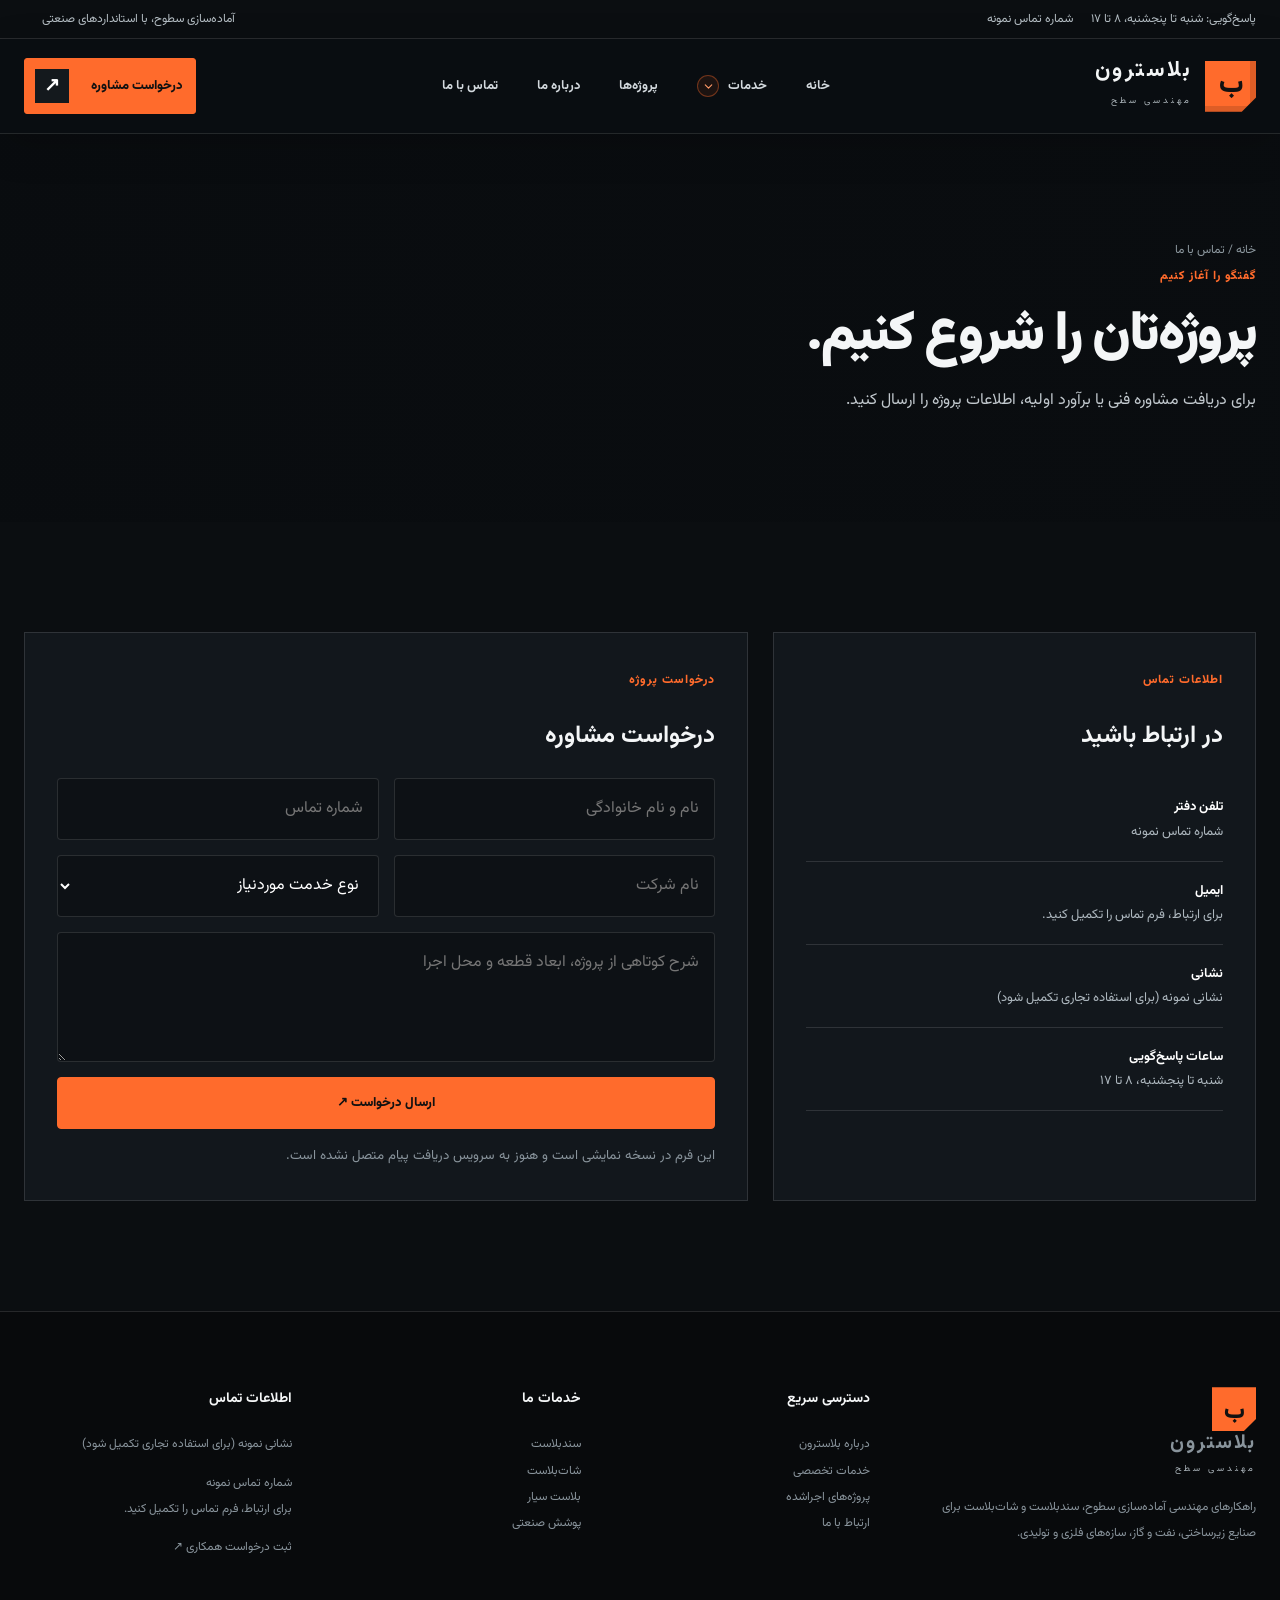
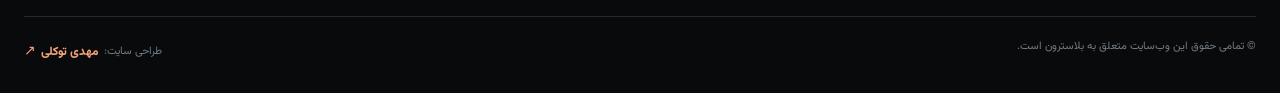
<file: contact.html>
<!doctype html><html lang="fa" dir="rtl"><head><meta charset="utf-8"><meta name="viewport" content="width=device-width,initial-scale=1"><meta name="description" content="خدمات تخصصی سندبلاست، شات‌بلاست و آماده‌سازی سطوح صنعتی"><title>تماس با ما | بلاسترون</title><link rel="icon" href="assets/favicon.svg" type="image/svg+xml"><link rel="stylesheet" href="assets/style.css"></head><body>
<div class="topline"><div class="container"><div><span>پاسخ‌گویی: شنبه تا پنجشنبه، ۸ تا ۱۷</span><span>شماره تماس نمونه</span></div><span>آماده‌سازی سطوح، با استانداردهای صنعتی</span></div></div>
<header class="header premium-header"><div class="container nav">
<a class="brand" href="index.html" aria-label="بلاسترون، صفحه اصلی"><span class="brand-mark">ب</span><span><strong>بلاسترون</strong><small>مهندسی سطح</small></span></a>
<nav class="navlinks" aria-label="ناوبری اصلی">
<a class="nav-link" href="index.html">خانه</a>
<div class="navitem mega-parent"><a class="nav-link mega-trigger" href="services.html" aria-haspopup="true" aria-expanded="false">خدمات <span class="chevron" aria-hidden="true"><svg viewBox="0 0 24 24" aria-hidden="true" focusable="false"><path d="m6 9 6 6 6-6"/></svg></span></a>
<div class="mega premium-mega">
<div class="mega-head"><span>بلاسترون / حوزه‌های تخصصی</span><strong>راهکارهای مهندسی سطح</strong><a href="services.html">مشاهده همه خدمات ↗</a></div>
<div class="mega-body">
<a class="mega-visual" href="sandblasting.html"><span class="mega-visual-kicker">خدمت منتخب / ۰۱</span><strong>آماده‌سازی سطوح<br>در مقیاس صنعتی</strong><span class="mega-visual-bottom">کشف خدمات سندبلاست <b>↗</b></span></a>
<div class="mega-links"><span class="mega-col-label">فرآیندهای اصلی</span><a href="sandblasting.html"><span class="mega-icon" aria-hidden="true"><svg viewBox="0 0 24 24" aria-hidden="true" focusable="false"><path d="M3 8h7l3 3-3 3H6"/><path d="m13 11 3-3 3 3-3 3"/><path d="M19 11h2"/><path d="M17 5.5 18 4m1 5 2-1m-3 7 2 1"/><circle cx="4" cy="17" r="1"/><circle cx="8" cy="19" r=".8"/></svg></span><span><b>سندبلاست صنعتی</b><small>پاک‌سازی، زنگ‌زدایی و آماده‌سازی سطح</small></span><i>↗</i></a><a href="shotblasting.html"><span class="mega-icon" aria-hidden="true"><svg viewBox="0 0 24 24" aria-hidden="true" focusable="false"><circle cx="12" cy="12" r="7.5"/><circle cx="12" cy="12" r="2.5"/><path d="M12 2v2m0 16v2M2 12h2m16 0h2M5 5l1.5 1.5m11 11L19 19m0-14-1.5 1.5m-11 11L5 19"/><circle cx="12" cy="4.5" r=".7"/><circle cx="19.5" cy="12" r=".7"/></svg></span><span><b>شات‌بلاست</b><small>پرداخت و آماده‌سازی قطعات فلزی</small></span><i>↗</i></a><a href="mobile-blasting.html"><span class="mega-icon" aria-hidden="true"><svg viewBox="0 0 24 24" aria-hidden="true" focusable="false"><path d="M3 7h11v10H3zM14 10h4l3 3v4h-7z"/><circle cx="7" cy="18" r="1.8"/><circle cx="18" cy="18" r="1.8"/><path d="M5 4h8m-2-2 2 2-2 2M17 6l2-2m-2 0h2v2"/></svg></span><span><b>بلاست در محل پروژه</b><small>اجرای عملیات در سایت کارفرما</small></span><i>↗</i></a></div>
<div class="mega-side"><span class="mega-col-label">راهکارهای تکمیلی</span><a href="services.html#prep">آماده‌سازی سطح <span>↗</span></a><a href="services.html#paint">رنگ و پوشش صنعتی <span>↗</span></a><a href="services.html#inspection">بازرسی و کنترل کیفیت <span>↗</span></a><div class="mega-side-note"><span>مهندسی برای ماندگاری</span><p>از بررسی اولیه تا کنترل کیفیت نهایی، در کنار پروژه شما.</p></div></div>
</div>
<div class="mega-foot"><span><span class="live-dot"></span> راهکارهایی برای صنعت</span><a href="projects.html">نمونه پروژه‌ها را ببینید <b>↗</b></a></div>
</div></div>
<a class="nav-link" href="projects.html">پروژه‌ها</a><a class="nav-link" href="about.html">درباره ما</a><a class="nav-link" href="contact.html">تماس با ما</a>
</nav>
<a class="btn nav-cta" href="contact.html"><span>درخواست مشاوره</span><span class="cta-arrow">↗</span></a>
<a class="btn mobile-quote" style="display:none" href="contact.html">استعلام قیمت ↗</a><button class="hamb" type="button" aria-label="باز کردن منو" aria-expanded="false" aria-controls="mobile-navigation"><span class="hamb-lines" aria-hidden="true"><i></i><i></i><i></i></span></button>
</div><div class="mobile-panel" id="mobile-navigation" role="navigation" aria-label="منوی اصلی موبایل">
<div class="mobile-panel-head"><div><span class="mobile-panel-kicker">بلاسترون / فهرست</span><strong>مسیر دسترسی شما</strong></div><span class="mobile-panel-status"><i></i> مهندسی سطح</span></div>
<a class="mobile-panel-feature" href="services.html"><span>راهکارهای صنعتی آماده‌سازی سطح</span><strong>آماده‌سازی حرفه‌ای<br>برای دوام بیشتر</strong><b>مشاهده خدمات <i>↗</i></b></a>
<nav class="mobile-nav-list" aria-label="صفحات سایت">
<a class="mobile-nav-link" href="index.html"><span class="mobile-nav-number">۰۱</span><span class="mobile-nav-title">صفحه اصلی</span><b>↗</b></a>
<details class="mobile-nav-group"><summary><span class="mobile-nav-number">۰۲</span><span class="mobile-nav-title">خدمات تخصصی</span><b class="mobile-nav-plus" aria-hidden="true"><svg viewBox="0 0 24 24" aria-hidden="true" focusable="false"><path d="m6 9 6 6 6-6"/></svg></b></summary><div class="mobile-sub-links"><a href="sandblasting.html"><span>سندبلاست صنعتی</span><small>پاک‌سازی و آماده‌سازی سطح</small></a><a href="shotblasting.html"><span>شات‌بلاست</span><small>پرداخت و تمیزکاری قطعات فلزی</small></a><a href="mobile-blasting.html"><span>بلاست در محل پروژه</span><small>اجرای عملیات در سایت کارفرما</small></a><a href="services.html#paint"><span>رنگ و پوشش صنعتی</span><small>محافظت از سطوح آماده‌شده</small></a></div></details>
<a class="mobile-nav-link" href="projects.html"><span class="mobile-nav-number">۰۳</span><span class="mobile-nav-title">پروژه‌ها</span><b>↗</b></a>
<a class="mobile-nav-link" href="about.html"><span class="mobile-nav-number">۰۴</span><span class="mobile-nav-title">درباره ما</span><b>↗</b></a>
<a class="mobile-nav-link" href="contact.html"><span class="mobile-nav-number">۰۵</span><span class="mobile-nav-title">تماس با ما</span><b>↗</b></a>
</nav>
<div class="mobile-panel-bottom"><div><span>به مشاوره فنی نیاز دارید؟</span><p>برای انتخاب روش مناسب آماده‌سازی سطح با کارشناسان ما گفتگو کنید.</p></div><a class="btn" href="contact.html">درخواست مشاوره <b>↗</b></a></div>
</div></header>

<main><section class="page-hero"><div class="container"><div class="breadcrumb">خانه / تماس با ما</div><span class="eyebrow">گفتگو را آغاز کنیم</span><h1>پروژه‌تان را شروع کنیم.</h1><p>برای دریافت مشاوره فنی یا برآورد اولیه، اطلاعات پروژه را ارسال کنید.</p></div></section>
<section class="section"><div class="container contact-layout"><div class="content-card"><span class="eyebrow">اطلاعات تماس</span><h2>در ارتباط باشید</h2><div class="contact-item"><b>تلفن دفتر</b>شماره تماس نمونه</div><div class="contact-item"><b>ایمیل</b>برای ارتباط، فرم تماس را تکمیل کنید.</div><div class="contact-item"><b>نشانی</b>نشانی نمونه (برای استفاده تجاری تکمیل شود)</div><div class="contact-item"><b>ساعات پاسخ‌گویی</b>شنبه تا پنجشنبه، ۸ تا ۱۷</div></div><div class="content-card"><span class="eyebrow">درخواست پروژه</span><h2>درخواست مشاوره</h2><form class="form"><div class="form-grid"><input required placeholder="نام و نام خانوادگی"><input required placeholder="شماره تماس"></div><div class="form-grid"><input placeholder="نام شرکت"><select><option>نوع خدمت موردنیاز</option><option>سندبلاست</option><option>شات‌بلاست</option><option>بلاست سیار</option><option>رنگ و پوشش</option></select></div><textarea placeholder="شرح کوتاهی از پروژه، ابعاد قطعه و محل اجرا"></textarea><button class="btn" type="submit">ارسال درخواست ↗</button><small style="color:#89949c">این فرم در نسخه نمایشی است و هنوز به سرویس دریافت پیام متصل نشده است.</small></form></div></div></section></main>
<footer class="footer"><div class="container"><div class="footer-grid">
<div><a class="brand" href="index.html"><span class="brand-mark">ب</span><span><strong>بلاسترون</strong><small>مهندسی سطح</small></span></a><p>راهکارهای مهندسی آماده‌سازی سطوح، سندبلاست و شات‌بلاست برای صنایع زیرساختی، نفت و گاز، سازه‌های فلزی و تولیدی.</p></div>
<div><h4>دسترسی سریع</h4><a href="about.html">درباره بلاسترون</a><a href="services.html">خدمات تخصصی</a><a href="projects.html">پروژه‌های اجراشده</a><a href="contact.html">ارتباط با ما</a></div>
<div><h4>خدمات ما</h4><a href="services.html#sand">سندبلاست</a><a href="shotblasting.html">شات‌بلاست</a><a href="mobile-blasting.html">بلاست سیار</a><a href="services.html#paint">پوشش صنعتی</a></div>
<div><h4>اطلاعات تماس</h4><p>نشانی نمونه (برای استفاده تجاری تکمیل شود)</p><p>شماره تماس نمونه<br>برای ارتباط، فرم تماس را تکمیل کنید.</p><a href="contact.html">ثبت درخواست همکاری ↗</a></div>
</div><div class="footer-bottom"><span>© تمامی حقوق این وب‌سایت متعلق به بلاسترون است.</span><span class="footer-credit">طراحی سایت: <a href="https://mahditavakoli.ir/" target="_blank" rel="noopener noreferrer" aria-label="وب‌سایت مهدی توکلی">مهدی توکلی <b aria-hidden="true">↗</b></a></span></div></div></footer>
<script src="assets/site.js"></script></body></html>
</file>
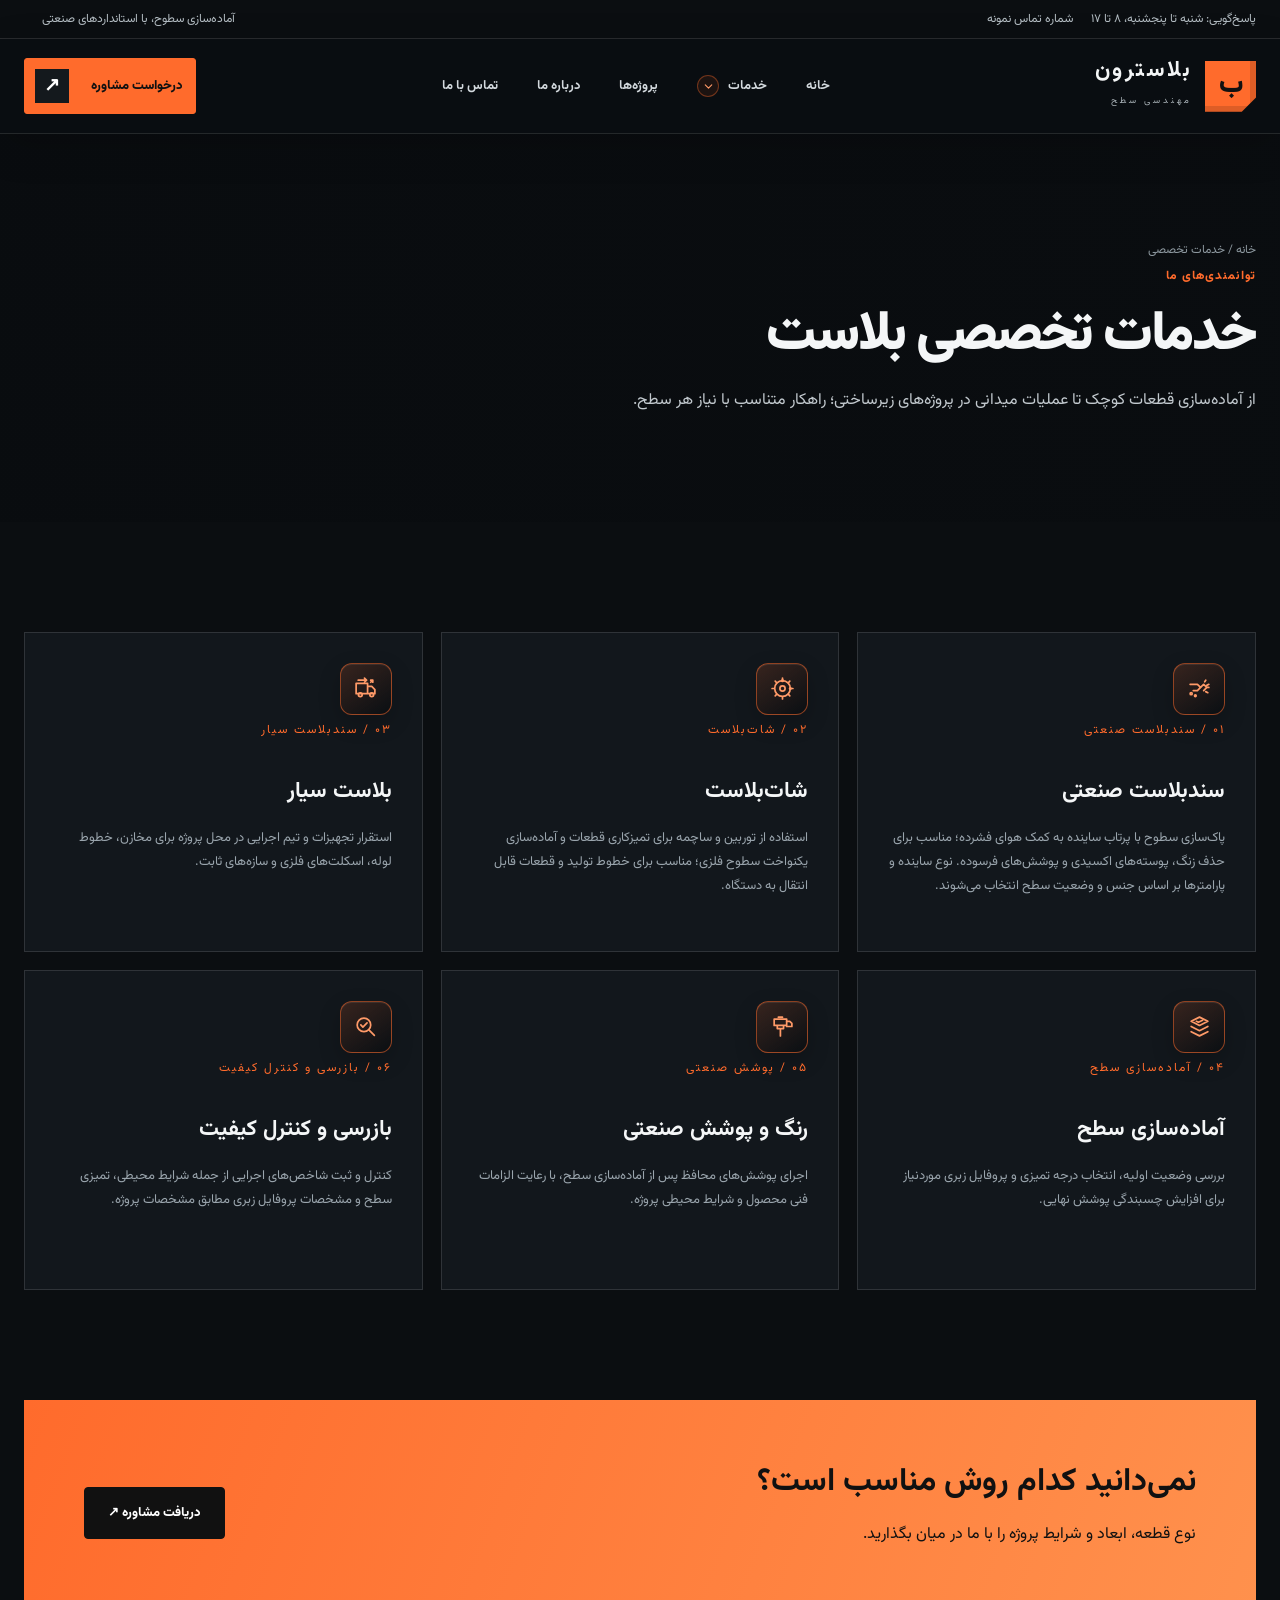
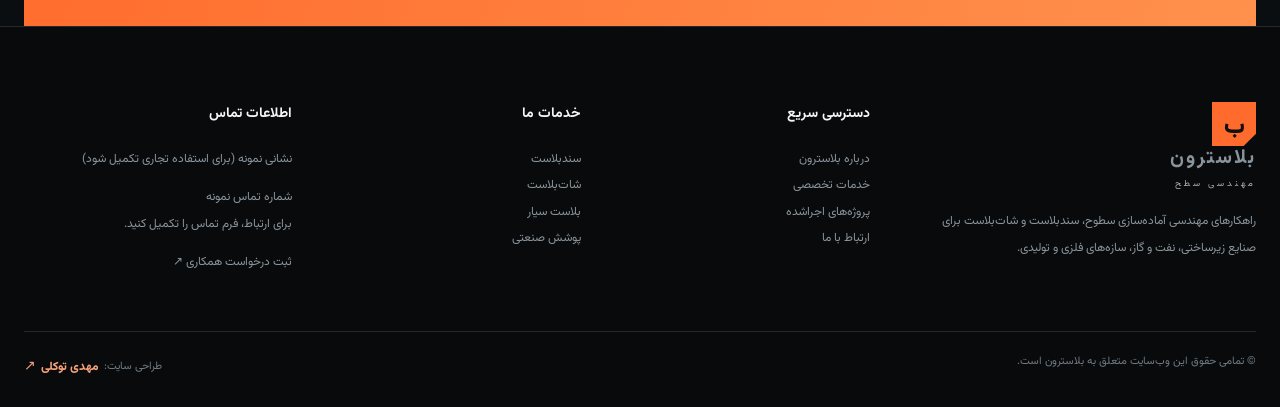
<file: services.html>
<!doctype html><html lang="fa" dir="rtl"><head><meta charset="utf-8"><meta name="viewport" content="width=device-width,initial-scale=1"><meta name="description" content="خدمات تخصصی سندبلاست، شات‌بلاست و آماده‌سازی سطوح صنعتی"><title>خدمات تخصصی | بلاسترون</title><link rel="icon" href="assets/favicon.svg" type="image/svg+xml"><link rel="stylesheet" href="assets/style.css"></head><body>
<div class="topline"><div class="container"><div><span>پاسخ‌گویی: شنبه تا پنجشنبه، ۸ تا ۱۷</span><span>شماره تماس نمونه</span></div><span>آماده‌سازی سطوح، با استانداردهای صنعتی</span></div></div>
<header class="header premium-header"><div class="container nav">
<a class="brand" href="index.html" aria-label="بلاسترون، صفحه اصلی"><span class="brand-mark">ب</span><span><strong>بلاسترون</strong><small>مهندسی سطح</small></span></a>
<nav class="navlinks" aria-label="ناوبری اصلی">
<a class="nav-link" href="index.html">خانه</a>
<div class="navitem mega-parent"><a class="nav-link mega-trigger" href="services.html" aria-haspopup="true" aria-expanded="false">خدمات <span class="chevron" aria-hidden="true"><svg viewBox="0 0 24 24" aria-hidden="true" focusable="false"><path d="m6 9 6 6 6-6"/></svg></span></a>
<div class="mega premium-mega">
<div class="mega-head"><span>بلاسترون / حوزه‌های تخصصی</span><strong>راهکارهای مهندسی سطح</strong><a href="services.html">مشاهده همه خدمات ↗</a></div>
<div class="mega-body">
<a class="mega-visual" href="sandblasting.html"><span class="mega-visual-kicker">خدمت منتخب / ۰۱</span><strong>آماده‌سازی سطوح<br>در مقیاس صنعتی</strong><span class="mega-visual-bottom">کشف خدمات سندبلاست <b>↗</b></span></a>
<div class="mega-links"><span class="mega-col-label">فرآیندهای اصلی</span><a href="sandblasting.html"><span class="mega-icon" aria-hidden="true"><svg viewBox="0 0 24 24" aria-hidden="true" focusable="false"><path d="M3 8h7l3 3-3 3H6"/><path d="m13 11 3-3 3 3-3 3"/><path d="M19 11h2"/><path d="M17 5.5 18 4m1 5 2-1m-3 7 2 1"/><circle cx="4" cy="17" r="1"/><circle cx="8" cy="19" r=".8"/></svg></span><span><b>سندبلاست صنعتی</b><small>پاک‌سازی، زنگ‌زدایی و آماده‌سازی سطح</small></span><i>↗</i></a><a href="shotblasting.html"><span class="mega-icon" aria-hidden="true"><svg viewBox="0 0 24 24" aria-hidden="true" focusable="false"><circle cx="12" cy="12" r="7.5"/><circle cx="12" cy="12" r="2.5"/><path d="M12 2v2m0 16v2M2 12h2m16 0h2M5 5l1.5 1.5m11 11L19 19m0-14-1.5 1.5m-11 11L5 19"/><circle cx="12" cy="4.5" r=".7"/><circle cx="19.5" cy="12" r=".7"/></svg></span><span><b>شات‌بلاست</b><small>پرداخت و آماده‌سازی قطعات فلزی</small></span><i>↗</i></a><a href="mobile-blasting.html"><span class="mega-icon" aria-hidden="true"><svg viewBox="0 0 24 24" aria-hidden="true" focusable="false"><path d="M3 7h11v10H3zM14 10h4l3 3v4h-7z"/><circle cx="7" cy="18" r="1.8"/><circle cx="18" cy="18" r="1.8"/><path d="M5 4h8m-2-2 2 2-2 2M17 6l2-2m-2 0h2v2"/></svg></span><span><b>بلاست در محل پروژه</b><small>اجرای عملیات در سایت کارفرما</small></span><i>↗</i></a></div>
<div class="mega-side"><span class="mega-col-label">راهکارهای تکمیلی</span><a href="services.html#prep">آماده‌سازی سطح <span>↗</span></a><a href="services.html#paint">رنگ و پوشش صنعتی <span>↗</span></a><a href="services.html#inspection">بازرسی و کنترل کیفیت <span>↗</span></a><div class="mega-side-note"><span>مهندسی برای ماندگاری</span><p>از بررسی اولیه تا کنترل کیفیت نهایی، در کنار پروژه شما.</p></div></div>
</div>
<div class="mega-foot"><span><span class="live-dot"></span> راهکارهایی برای صنعت</span><a href="projects.html">نمونه پروژه‌ها را ببینید <b>↗</b></a></div>
</div></div>
<a class="nav-link" href="projects.html">پروژه‌ها</a><a class="nav-link" href="about.html">درباره ما</a><a class="nav-link" href="contact.html">تماس با ما</a>
</nav>
<a class="btn nav-cta" href="contact.html"><span>درخواست مشاوره</span><span class="cta-arrow">↗</span></a>
<a class="btn mobile-quote" style="display:none" href="contact.html">استعلام قیمت ↗</a><button class="hamb" type="button" aria-label="باز کردن منو" aria-expanded="false" aria-controls="mobile-navigation"><span class="hamb-lines" aria-hidden="true"><i></i><i></i><i></i></span></button>
</div><div class="mobile-panel" id="mobile-navigation" role="navigation" aria-label="منوی اصلی موبایل">
<div class="mobile-panel-head"><div><span class="mobile-panel-kicker">بلاسترون / فهرست</span><strong>مسیر دسترسی شما</strong></div><span class="mobile-panel-status"><i></i> مهندسی سطح</span></div>
<a class="mobile-panel-feature" href="services.html"><span>راهکارهای صنعتی آماده‌سازی سطح</span><strong>آماده‌سازی حرفه‌ای<br>برای دوام بیشتر</strong><b>مشاهده خدمات <i>↗</i></b></a>
<nav class="mobile-nav-list" aria-label="صفحات سایت">
<a class="mobile-nav-link" href="index.html"><span class="mobile-nav-number">۰۱</span><span class="mobile-nav-title">صفحه اصلی</span><b>↗</b></a>
<details class="mobile-nav-group"><summary><span class="mobile-nav-number">۰۲</span><span class="mobile-nav-title">خدمات تخصصی</span><b class="mobile-nav-plus" aria-hidden="true"><svg viewBox="0 0 24 24" aria-hidden="true" focusable="false"><path d="m6 9 6 6 6-6"/></svg></b></summary><div class="mobile-sub-links"><a href="sandblasting.html"><span>سندبلاست صنعتی</span><small>پاک‌سازی و آماده‌سازی سطح</small></a><a href="shotblasting.html"><span>شات‌بلاست</span><small>پرداخت و تمیزکاری قطعات فلزی</small></a><a href="mobile-blasting.html"><span>بلاست در محل پروژه</span><small>اجرای عملیات در سایت کارفرما</small></a><a href="services.html#paint"><span>رنگ و پوشش صنعتی</span><small>محافظت از سطوح آماده‌شده</small></a></div></details>
<a class="mobile-nav-link" href="projects.html"><span class="mobile-nav-number">۰۳</span><span class="mobile-nav-title">پروژه‌ها</span><b>↗</b></a>
<a class="mobile-nav-link" href="about.html"><span class="mobile-nav-number">۰۴</span><span class="mobile-nav-title">درباره ما</span><b>↗</b></a>
<a class="mobile-nav-link" href="contact.html"><span class="mobile-nav-number">۰۵</span><span class="mobile-nav-title">تماس با ما</span><b>↗</b></a>
</nav>
<div class="mobile-panel-bottom"><div><span>به مشاوره فنی نیاز دارید؟</span><p>برای انتخاب روش مناسب آماده‌سازی سطح با کارشناسان ما گفتگو کنید.</p></div><a class="btn" href="contact.html">درخواست مشاوره <b>↗</b></a></div>
</div></header>

<main><section class="page-hero"><div class="container"><div class="breadcrumb">خانه / خدمات تخصصی</div><span class="eyebrow">توانمندی‌های ما</span><h1>خدمات تخصصی بلاست</h1><p>از آماده‌سازی قطعات کوچک تا عملیات میدانی در پروژه‌های زیرساختی؛ راهکار متناسب با نیاز هر سطح.</p></div></section>
<section class="section"><div class="container"><div class="grid3">
<article class="service-card" id="sand"><div class="service-icon" aria-hidden="true"><svg viewBox="0 0 24 24" aria-hidden="true" focusable="false"><path d="M3 8h7l3 3-3 3H6"/><path d="m13 11 3-3 3 3-3 3"/><path d="M19 11h2"/><path d="M17 5.5 18 4m1 5 2-1m-3 7 2 1"/><circle cx="4" cy="17" r="1"/><circle cx="8" cy="19" r=".8"/></svg></div><span class="num">۰۱ / سندبلاست صنعتی</span><h3>سندبلاست صنعتی</h3><p>پاک‌سازی سطوح با پرتاب ساینده به کمک هوای فشرده؛ مناسب برای حذف زنگ، پوسته‌های اکسیدی و پوشش‌های فرسوده. نوع ساینده و پارامترها بر اساس جنس و وضعیت سطح انتخاب می‌شوند.</p></article>
<article class="service-card" id="shot"><div class="service-icon" aria-hidden="true"><svg viewBox="0 0 24 24" aria-hidden="true" focusable="false"><circle cx="12" cy="12" r="7.5"/><circle cx="12" cy="12" r="2.5"/><path d="M12 2v2m0 16v2M2 12h2m16 0h2M5 5l1.5 1.5m11 11L19 19m0-14-1.5 1.5m-11 11L5 19"/><circle cx="12" cy="4.5" r=".7"/><circle cx="19.5" cy="12" r=".7"/></svg></div><span class="num">۰۲ / شات‌بلاست</span><h3>شات‌بلاست</h3><p>استفاده از توربین و ساچمه برای تمیزکاری قطعات و آماده‌سازی یکنواخت سطوح فلزی؛ مناسب برای خطوط تولید و قطعات قابل انتقال به دستگاه.</p></article>
<article class="service-card" id="mobile"><div class="service-icon" aria-hidden="true"><svg viewBox="0 0 24 24" aria-hidden="true" focusable="false"><path d="M3 7h11v10H3zM14 10h4l3 3v4h-7z"/><circle cx="7" cy="18" r="1.8"/><circle cx="18" cy="18" r="1.8"/><path d="M5 4h8m-2-2 2 2-2 2M17 6l2-2m-2 0h2v2"/></svg></div><span class="num">۰۳ / سندبلاست سیار</span><h3>بلاست سیار</h3><p>استقرار تجهیزات و تیم اجرایی در محل پروژه برای مخازن، خطوط لوله، اسکلت‌های فلزی و سازه‌های ثابت.</p></article>
<article class="service-card" id="prep"><div class="service-icon" aria-hidden="true"><svg viewBox="0 0 24 24" aria-hidden="true" focusable="false"><path d="m4 7 8-4 8 4-8 4-8-4Z"/><path d="m4 12 8 4 8-4M4 17l8 4 8-4"/><path d="m9 7 2 1 4-2"/></svg></div><span class="num">۰۴ / آماده‌سازی سطح</span><h3>آماده‌سازی سطح</h3><p>بررسی وضعیت اولیه، انتخاب درجه تمیزی و پروفایل زبری موردنیاز برای افزایش چسبندگی پوشش نهایی.</p></article>
<article class="service-card" id="paint"><div class="service-icon" aria-hidden="true"><svg viewBox="0 0 24 24" aria-hidden="true" focusable="false"><path d="M4 5h12v6H4zM7 11v3h6v-3m-3 3v7"/><path d="M16 7h3l2 2v3h-5"/><path d="M8 3h4"/></svg></div><span class="num">۰۵ / پوشش صنعتی</span><h3>رنگ و پوشش صنعتی</h3><p>اجرای پوشش‌های محافظ پس از آماده‌سازی سطح، با رعایت الزامات فنی محصول و شرایط محیطی پروژه.</p></article>
<article class="service-card" id="inspection"><div class="service-icon" aria-hidden="true"><svg viewBox="0 0 24 24" aria-hidden="true" focusable="false"><circle cx="10.5" cy="10.5" r="6.5"/><path d="m15.5 15.5 5 5M7.5 10.5l2 2 4-4"/></svg></div><span class="num">۰۶ / بازرسی و کنترل کیفیت</span><h3>بازرسی و کنترل کیفیت</h3><p>کنترل و ثبت شاخص‌های اجرایی از جمله شرایط محیطی، تمیزی سطح و مشخصات پروفایل زبری مطابق مشخصات پروژه.</p></article>
</div></div></section><section class="container"><div class="cta-band"><div><h2>نمی‌دانید کدام روش مناسب است؟</h2><p>نوع قطعه، ابعاد و شرایط پروژه را با ما در میان بگذارید.</p></div><a class="btn" href="contact.html">دریافت مشاوره ↗</a></div></section></main>
<footer class="footer"><div class="container"><div class="footer-grid">
<div><a class="brand" href="index.html"><span class="brand-mark">ب</span><span><strong>بلاسترون</strong><small>مهندسی سطح</small></span></a><p>راهکارهای مهندسی آماده‌سازی سطوح، سندبلاست و شات‌بلاست برای صنایع زیرساختی، نفت و گاز، سازه‌های فلزی و تولیدی.</p></div>
<div><h4>دسترسی سریع</h4><a href="about.html">درباره بلاسترون</a><a href="services.html">خدمات تخصصی</a><a href="projects.html">پروژه‌های اجراشده</a><a href="contact.html">ارتباط با ما</a></div>
<div><h4>خدمات ما</h4><a href="sandblasting.html">سندبلاست</a><a href="shotblasting.html">شات‌بلاست</a><a href="mobile-blasting.html">بلاست سیار</a><a href="services.html#paint">پوشش صنعتی</a></div>
<div><h4>اطلاعات تماس</h4><p>نشانی نمونه (برای استفاده تجاری تکمیل شود)</p><p>شماره تماس نمونه<br>برای ارتباط، فرم تماس را تکمیل کنید.</p><a href="contact.html">ثبت درخواست همکاری ↗</a></div>
</div><div class="footer-bottom"><span>© تمامی حقوق این وب‌سایت متعلق به بلاسترون است.</span><span class="footer-credit">طراحی سایت: <a href="https://mahditavakoli.ir/" target="_blank" rel="noopener noreferrer" aria-label="وب‌سایت مهدی توکلی">مهدی توکلی <b aria-hidden="true">↗</b></a></span></div></div></footer>
<script src="assets/site.js"></script></body></html>
</file>
<file: assets/style.css>
@import url('https://fonts.googleapis.com/css2?family=Vazirmatn:wght@300;400;500;600;700;800;900&display=swap');
:root{--bg:#0b0e11;--panel:#12171c;--panel2:#171e24;--line:rgba(255,255,255,.12);--muted:#9aa5ad;--text:#f4f6f7;--orange:#ff6b2c;--orange2:#ff914d;--max:1240px}
*{box-sizing:border-box}html{scroll-behavior:smooth}body{margin:0;background:var(--bg);color:var(--text);font-family:Vazirmatn,sans-serif;line-height:1.85}a{color:inherit;text-decoration:none}img{max-width:100%;display:block}button,input,textarea,select{font:inherit}.container{width:min(var(--max),calc(100% - 48px));margin:auto}.topline{border-bottom:1px solid var(--line);font-size:12px;color:#b5bec4}.topline .container{display:flex;justify-content:space-between;padding:8px 0}.topline span{margin-left:18px}.header{position:sticky;top:0;z-index:50;background:#0b0e11eb;backdrop-filter:blur(18px);border-bottom:1px solid var(--line)}.nav{height:88px;display:flex;align-items:center;justify-content:space-between;gap:26px}.brand{display:flex;align-items:center;gap:12px;min-width:180px}.brand-mark{width:44px;height:44px;background:var(--orange);clip-path:polygon(0 0,100% 0,100% 72%,72% 100%,0 100%);display:grid;place-items:center;color:#111;font-weight:900;font-size:23px}.brand strong{display:block;font-size:20px;letter-spacing:2px;line-height:1.2}.brand small{font-size:9px;letter-spacing:3px;color:#aab3b9}.navlinks{display:flex;align-items:center;gap:28px;font-size:14px}.navlinks a:hover{color:var(--orange)}.navitem{height:88px;display:flex;align-items:center;position:relative}.mega{position:absolute;top:76px;right:-170px;width:min(900px,90vw);padding:28px;background:#151b20;border:1px solid var(--line);border-radius:14px;display:grid;grid-template-columns:1.2fr 1fr 1fr;gap:24px;opacity:0;visibility:hidden;transform:translateY(12px);transition:.25s;box-shadow:0 24px 70px #0009}.navitem:hover .mega,.navitem:focus-within .mega{opacity:1;visibility:visible;transform:none}.mega-feature{border-radius:12px;padding:22px;background:linear-gradient(145deg,#292f35,#151a1f)}.mega h3{font-size:21px;line-height:1.5}.mega p,.mega-col a{color:var(--muted);font-size:13px}.mega-col b{display:block;margin-bottom:12px}.mega-col a{display:block;padding:8px 0}.eyebrow{color:var(--orange);font-size:12px;font-weight:800;letter-spacing:1px}.btn{display:inline-flex;align-items:center;justify-content:center;gap:12px;padding:13px 23px;background:var(--orange);color:#111;font-weight:800;border-radius:4px;font-size:13px;transition:.25s;border:1px solid var(--orange)}.btn:hover{background:#ff854b;transform:translateY(-3px)}.btn-outline{background:transparent;color:#fff;border-color:#68737b}.btn-outline:hover{background:transparent;color:var(--orange);border-color:var(--orange)}.hamb,.mobile-panel{display:none}.hero{min-height:740px;position:relative;display:flex;align-items:center;overflow:hidden;background:linear-gradient(90deg,#080b0ff5 0%,#080b0fca 44%,#080b0f35 100%),url('https://images.unsplash.com/photo-1567789884554-0b844b597180?auto=format&fit=crop&w=2200&q=88') center/cover}.hero:after{content:"";position:absolute;inset:auto 0 0;height:170px;background:linear-gradient(transparent,var(--bg))}.hero-content{position:relative;z-index:1;max-width:760px;padding:110px 0 135px}.hero-kicker{color:var(--orange2);font-size:12px;font-weight:800;letter-spacing:1px}h1{font-size:clamp(44px,6vw,82px);line-height:1.22;margin:24px 0;font-weight:900;letter-spacing:-2px}h1 em{font-style:normal;color:var(--orange)}.hero p{font-size:17px;line-height:2;color:#c1c8cd;max-width:590px}.hero-actions{display:flex;gap:12px;flex-wrap:wrap;margin-top:32px}.hero-meta{display:flex;gap:35px;margin-top:60px}.hero-meta strong{display:block;font-size:28px}.hero-meta small{color:var(--muted);font-size:11px}.section{padding:110px 0}.section-head{display:flex;align-items:end;justify-content:space-between;gap:30px;margin-bottom:44px}.section-head h2,.copy h2{font-size:clamp(30px,4vw,47px);line-height:1.4;margin:10px 0}.section-head p,.copy p{max-width:520px;color:var(--muted);font-size:14px;line-height:2.2}.grid3{display:grid;grid-template-columns:repeat(3,1fr);gap:18px}.service-card{background:var(--panel);border:1px solid var(--line);min-height:320px;padding:30px;position:relative;overflow:hidden;transition:.35s}.service-card:hover{transform:translateY(-7px);border-color:#ff6b2c88}.service-card .num{font-size:12px;color:var(--orange);letter-spacing:2px}.service-card h3{font-size:22px;margin:28px 0 10px}.service-card p{color:var(--muted);font-size:13px}.service-icon{width:52px;height:52px;border:1px solid #ff6b2c66;color:var(--orange);display:grid;place-items:center;font-size:23px}.arrow{position:absolute;bottom:27px;left:28px;color:var(--orange);font-size:23px}.split{display:grid;grid-template-columns:1fr 1fr;gap:70px;align-items:center}.image-stack{position:relative;padding:0 0 45px 45px}.image-stack img{width:100%;height:490px;object-fit:cover}.image-tag{position:absolute;bottom:0;left:0;background:var(--orange);color:#111;padding:20px 25px;font-weight:900}.ticks{display:grid;grid-template-columns:1fr 1fr;gap:12px;margin:26px 0}.ticks span{font-size:13px;color:#d7dde0}.ticks span:before{content:"↗";color:var(--orange);margin-left:9px}.stats{background:#171d22;border-block:1px solid var(--line)}.stats-row{display:grid;grid-template-columns:repeat(4,1fr)}.stat{padding:34px 20px;border-left:1px solid var(--line)}.stat strong{font-size:37px;color:var(--orange);display:block}.stat small{color:var(--muted);font-size:12px}.project-grid{display:grid;grid-template-columns:1.2fr .8fr .8fr;gap:15px}.project{height:370px;position:relative;overflow:hidden;background:#222}.project img{width:100%;height:100%;object-fit:cover;transition:.6s;filter:brightness(.72)}.project:hover img{transform:scale(1.07);filter:brightness(.55)}.project-info{position:absolute;bottom:0;right:0;left:0;padding:25px;background:linear-gradient(transparent,#080b0ef0)}.project-info small{color:var(--orange)}.project-info h3{margin:5px 0;font-size:20px}.cta-band{padding:60px;background:linear-gradient(110deg,#ff6b2c,#ff914d);color:#111;display:flex;justify-content:space-between;align-items:center;gap:30px}.cta-band h2{font-size:32px;line-height:1.4;margin:0}.cta-band .btn{background:#111;color:#fff;border-color:#111}.footer{background:#080a0c;padding:75px 0 25px;border-top:1px solid var(--line)}.footer-grid{display:grid;grid-template-columns:1.4fr 1fr 1fr 1.1fr;gap:45px}.footer p,.footer a{font-size:12px;color:#89949c;line-height:2.2}.footer h4{margin:0 0 18px;font-size:14px}.footer a{display:block}.footer a:hover{color:var(--orange)}.footer-bottom{border-top:1px solid var(--line);margin-top:55px;padding-top:20px;display:flex;justify-content:space-between;color:#707b83;font-size:11px}.page-hero{padding:105px 0 90px;background:linear-gradient(90deg,#090c0fef,#090c0f99),url('https://images.unsplash.com/photo-1504917595217-d4dc5ebe6122?auto=format&fit=crop&w=2000&q=85') center/cover}.page-hero h1{font-size:55px;margin:12px 0}.page-hero p{color:#c2c9ce;max-width:650px}.breadcrumb{font-size:12px;color:#8d989f}.content-card{background:var(--panel);padding:32px;border:1px solid var(--line)}.form{display:grid;gap:15px}.form input,.form textarea,.form select{width:100%;padding:15px;background:#0d1115;border:1px solid var(--line);color:#fff;border-radius:4px}.form textarea{min-height:130px}.form-grid{display:grid;grid-template-columns:1fr 1fr;gap:15px}.contact-layout{display:grid;grid-template-columns:.8fr 1.2fr;gap:25px}.contact-item{padding:17px 0;border-bottom:1px solid var(--line);color:#aeb8bf;font-size:13px}.contact-item b{display:block;color:#fff}.scroll-progress{position:fixed;top:0;right:0;width:0;height:3px;background:var(--orange);z-index:100}.reveal{opacity:0;transform:translateY(20px);transition:opacity .7s,transform .7s}.reveal.is-visible{opacity:1;transform:none}.before-after{position:relative;overflow:hidden;min-height:350px;background:#222}.before-after .before,.before-after .after{position:absolute;inset:0}.before-after img{width:100%;height:100%;object-fit:cover}.before-after .after{clip-path:inset(0 calc(100% - var(--position,50%)) 0 0)}.before-after input{position:absolute;inset:auto 10% 16px;width:80%;z-index:4;accent-color:var(--orange)}.before-tag,.after-tag{position:absolute;z-index:3;top:15px;padding:6px 12px;background:#111c;color:white}.before-tag{right:15px}.after-tag{left:15px}.detail-grid{display:grid;grid-template-columns:1.5fr 1fr;gap:35px}.detail-image img{width:100%;object-fit:cover}.detail-side{background:var(--panel);padding:25px}.process-grid{display:grid;grid-template-columns:repeat(3,1fr);gap:18px}.process-step{background:var(--panel);padding:25px;border:1px solid var(--line)}.process-step .num{color:var(--orange);font-weight:900}.tech-note,.comparison-note{color:var(--muted);font-size:13px}.editorial-label{color:var(--orange);letter-spacing:2px;font-size:12px}
@media(max-width:900px){.navlinks,.nav-cta{display:none}.hamb{display:block;margin-right:auto;width:44px;height:44px;background:#171d22;border:1px solid var(--line);border-radius:7px;color:white;font-size:23px;cursor:pointer}.nav{height:76px}.brand{min-width:0}.mobile-panel{display:block;position:absolute;top:76px;right:24px;left:24px;background:#141a1f;border:1px solid var(--line);border-radius:12px;padding:12px;opacity:0;visibility:hidden;transform:translateY(-8px);transition:.2s;box-shadow:0 20px 60px #000b}.mobile-panel.open{opacity:1;visibility:visible;transform:none}.mobile-panel>a,.mobile-panel summary{display:block;padding:12px 14px;border-bottom:1px solid var(--line);font-size:14px}.mobile-panel details a{display:block;padding:9px 25px;color:#aeb8bf;font-size:13px}.mobile-panel .btn{margin:13px;width:calc(100% - 26px)}.grid3,.project-grid,.footer-grid,.process-grid{grid-template-columns:1fr 1fr}.project:first-child{grid-column:span 2}.contact-layout{grid-template-columns:1fr}.split{gap:35px}}
@media(max-width:600px){.container{width:calc(100% - 36px)}.topline .container{justify-content:center}.topline .container span:nth-child(2){display:none}.nav{height:72px}.mobile-panel{top:72px;right:18px;left:18px}.brand strong{font-size:17px}.brand-mark{width:39px;height:39px}.hero{min-height:680px;background-position:60% center}.hero-content{padding:76px 0 100px}h1{font-size:43px;letter-spacing:-1px}.hero p{font-size:14px}.hero-meta{gap:18px;margin-top:48px}.hero-meta strong{font-size:22px}.section{padding:75px 0}.section-head{display:block}.section-head p{margin-top:15px}.grid3,.split,.project-grid,.contact-layout,.detail-grid,.process-grid{grid-template-columns:1fr}.service-card{min-height:260px}.image-stack{padding:0 0 28px 28px}.image-stack img{height:340px}.stats-row{grid-template-columns:1fr 1fr}.stat{padding:24px 12px;border-bottom:1px solid var(--line)}.stat strong{font-size:30px}.project:first-child{grid-column:auto}.project{height:300px}.cta-band{padding:30px 23px;display:block}.cta-band h2{font-size:25px}.cta-band .btn{margin-top:22px}.footer{padding:55px 0 22px}.footer-grid{gap:30px 18px}.footer-grid>div:first-child{grid-column:span 2}.footer-bottom{display:block;line-height:2.2}.page-hero{padding:75px 0}.page-hero h1{font-size:39px}.form-grid{grid-template-columns:1fr}}
@media(prefers-reduced-motion:reduce){*,*:before,*:after{scroll-behavior:auto!important;transition:none!important;animation:none!important}.reveal{opacity:1;transform:none}}

/* BLASTRON V3 layout correction: service showcase */
.service-showcase{display:grid;grid-template-columns:1.35fr 1fr 1fr;gap:18px;align-items:stretch;direction:rtl}
.service-showcase .service-card{display:flex;flex-direction:column;justify-content:flex-end;min-width:0;min-height:390px;padding:30px;isolation:isolate;background-color:#171d22;background-position:center;background-size:cover;border:1px solid rgba(255,255,255,.13);transition:transform .35s,border-color .35s,box-shadow .35s}
.service-showcase .service-card:nth-child(1){background-image:linear-gradient(0deg,rgba(8,12,15,.98),rgba(8,12,15,.38)),url('https://images.unsplash.com/photo-1504917595217-d4dc5ebe6122?auto=format&fit=crop&w=1000&q=80')}
.service-showcase .service-card:nth-child(2){background-image:linear-gradient(0deg,rgba(8,12,15,.98),rgba(8,12,15,.38)),url('https://images.unsplash.com/photo-1567789884554-0b844b597180?auto=format&fit=crop&w=850&q=80')}
.service-showcase .service-card:nth-child(3){background-image:linear-gradient(0deg,rgba(8,12,15,.98),rgba(8,12,15,.38)),url('https://images.unsplash.com/photo-1581092160607-ee22621dd758?auto=format&fit=crop&w=850&q=80')}
.service-showcase .service-card:hover{transform:translateY(-7px);border-color:var(--orange);box-shadow:0 20px 40px #0006}
.service-showcase .service-card .service-icon{margin-bottom:auto;background:#1119;flex-shrink:0}
.service-showcase .service-card .num{display:block;margin-top:70px;color:var(--orange2);font-weight:800}
.service-showcase .service-card h3{font-size:clamp(19px,2vw,27px);margin:10px 0}
.service-showcase .service-card p{color:#d5dade;font-size:13px;line-height:2;max-width:390px;margin:0 0 20px}
.service-showcase .service-card .arrow{position:static;align-self:flex-end;line-height:1}
.navitem .mega{grid-template-columns:1.2fr 1fr 1fr 1fr;right:-160px;width:min(950px,calc(100vw - 70px));z-index:80}
.process-grid{grid-template-columns:repeat(4,minmax(0,1fr))}
@media(max-width:950px){.service-showcase{grid-template-columns:1fr 1fr}.service-showcase .service-card:first-child{grid-column:span 2}.service-showcase .service-card{min-height:330px}.process-grid{grid-template-columns:repeat(2,minmax(0,1fr))}}
@media(max-width:600px){.service-showcase{grid-template-columns:1fr;gap:14px}.service-showcase .service-card:first-child{grid-column:auto}.service-showcase .service-card{min-height:330px;padding:24px}.service-showcase .service-card .num{margin-top:45px}.process-grid{grid-template-columns:1fr}}


/* RTL mobile header: hamburger must always be on the right */
@media(max-width:900px){
.header .nav{direction:rtl;display:flex;justify-content:flex-start;align-items:center;gap:12px}
.header .nav>.hamb{order:-1;flex:0 0 44px;margin:0!important;display:grid;place-items:center}
.header .nav>.brand{order:0;margin:0!important;flex:0 1 auto;min-width:0}
.header .nav>.mobile-quote{display:inline-flex!important;order:1;margin-right:auto;flex:0 0 auto;font-size:12px;padding:10px 12px}
.header .nav>.nav-cta{display:none!important}
.header .nav>.navlinks{display:none!important}
}
@media(max-width:480px){
.header .nav{gap:9px}
.header .nav>.hamb{flex-basis:40px;width:40px;height:40px}
.header .nav>.brand .brand-mark{width:34px;height:34px;font-size:19px}
.header .nav>.brand strong{font-size:14px;letter-spacing:1px}
.header .nav>.brand small{font-size:7px;letter-spacing:1px}
.header .nav>.mobile-quote{font-size:10px;padding:9px 8px;white-space:nowrap}
}


/* Premium editorial desktop navigation */
@media(min-width:901px){
.premium-header{background:rgba(10,14,18,.94);border-bottom:1px solid rgba(255,255,255,.11);box-shadow:0 12px 40px rgba(0,0,0,.16)}
.premium-header .nav{height:94px;gap:32px;position:relative}
.premium-header .brand{gap:13px}
.premium-header .brand-mark{width:51px;height:51px;font-size:27px;box-shadow:inset -6px -6px 0 #0002}
.premium-header .brand strong{font-size:22px;letter-spacing:2.5px}
.premium-header .navlinks{gap:5px;height:100%;align-items:stretch}
.premium-header .nav-link{position:relative;display:flex;align-items:center;gap:9px;padding:0 17px;height:100%;font-size:13px;font-weight:700;color:#d3d9de;white-space:nowrap;transition:color .25s}
.premium-header .nav-link:after{content:"";position:absolute;bottom:0;right:17px;left:17px;height:2px;background:var(--orange);transform:scaleX(0);transform-origin:right;transition:transform .3s}
.premium-header .nav-link:hover,.premium-header .navitem:hover>.nav-link,.premium-header .nav-link:focus-visible{color:#fff}
.premium-header .nav-link:hover:after,.premium-header .navitem:hover>.nav-link:after,.premium-header .nav-link:focus-visible:after{transform:scaleX(1)}
.premium-header .navitem{height:100%;position:static}
.premium-header .chevron{color:var(--orange);font-size:18px;transition:transform .25s}
.premium-header .navitem:hover .chevron{transform:rotate(180deg)}
.premium-header .nav-cta{white-space:nowrap;gap:22px;background:var(--orange);border-radius:3px;padding:10px 12px 10px 10px}
.premium-header .cta-arrow{display:grid;place-items:center;width:34px;height:34px;background:#14191d;color:white;font-size:19px}
.premium-header .premium-mega{position:absolute;top:calc(100% - 1px);right:0;left:0;width:100%;display:block;padding:0;border:1px solid rgba(255,255,255,.13);border-top:2px solid var(--orange);border-radius:0 0 13px 13px;background:#12181d;box-shadow:0 28px 65px rgba(0,0,0,.65);transform:translateY(10px);opacity:0;visibility:hidden;pointer-events:none;transition:opacity .2s,transform .2s,visibility .2s;overflow:hidden}
.premium-header .navitem:hover .premium-mega,.premium-header .navitem:focus-within .premium-mega,.premium-header .navitem.mega-open .premium-mega{opacity:1;visibility:visible;pointer-events:auto;transform:translateY(0)}
.premium-mega .mega-head{display:flex;align-items:center;gap:22px;padding:16px 25px;border-bottom:1px solid rgba(255,255,255,.09);background:#192127}
.premium-mega .mega-head>span{font-size:10px;letter-spacing:2px;color:var(--orange);direction:ltr}
.premium-mega .mega-head strong{font-size:15px}
.premium-mega .mega-head>a{margin-right:auto;font-size:12px;color:#f6a476}
.premium-mega .mega-body{display:grid;grid-template-columns:1.05fr 1.2fr .8fr;gap:0;min-height:340px}
.premium-mega .mega-visual{position:relative;display:flex;flex-direction:column;justify-content:flex-end;gap:12px;padding:30px;background:linear-gradient(0deg,#0b0f12f7,#0b0f1280),url('https://images.unsplash.com/photo-1567789884554-0b844b597180?auto=format&fit=crop&w=950&q=85') center/cover;overflow:hidden}
.premium-mega .mega-visual:after{content:"";position:absolute;inset:0;border:1px solid rgba(255,255,255,.05);pointer-events:none}
.premium-mega .mega-visual-kicker{font-size:10px;letter-spacing:1.5px;color:var(--orange);direction:ltr;text-align:right}
.premium-mega .mega-visual>strong{font-size:25px;line-height:1.5}
.premium-mega .mega-visual-bottom{display:flex;align-items:center;justify-content:space-between;font-size:12px;color:#d4dade;border-top:1px solid #ffffff40;padding-top:12px}
.premium-mega .mega-visual-bottom b{font-size:22px;color:var(--orange)}
.premium-mega .mega-links{padding:24px 24px 20px;border-left:1px solid var(--line)}
.premium-mega .mega-col-label{display:block;color:#8997a0;font-size:11px;font-weight:700;margin-bottom:16px}
.premium-mega .mega-links>a{display:flex;align-items:center;gap:13px;padding:12px 10px;border-radius:6px;transition:background .2s}
.premium-mega .mega-links>a:hover{background:#253038}
.premium-mega .mega-icon{width:39px;height:39px;flex:0 0 39px;display:grid;place-items:center;border:1px solid #ff6b2c55;color:var(--orange);font-size:12px;font-weight:800;direction:ltr}
.premium-mega .mega-links>a>span:nth-child(2){display:flex;flex-direction:column;gap:2px}
.premium-mega .mega-links b{font-size:14px;color:#fff}
.premium-mega .mega-links small{font-size:11px;color:#9faeb7}
.premium-mega .mega-links i{font-style:normal;color:var(--orange);margin-right:auto;opacity:0;transform:translateX(7px);transition:.2s}
.premium-mega .mega-links>a:hover i{opacity:1;transform:none}
.premium-mega .mega-side{padding:24px 22px;background:#151c22}
.premium-mega .mega-side>a{display:flex;align-items:center;justify-content:space-between;font-size:12px;padding:13px 0;border-bottom:1px solid #ffffff12;color:#d7dee2;transition:color .2s}
.premium-mega .mega-side>a:hover{color:var(--orange)}
.premium-mega .mega-side>a span{color:var(--orange)}
.premium-mega .mega-side-note{margin-top:25px;border-right:2px solid var(--orange);padding:4px 13px 4px 0}
.premium-mega .mega-side-note span{font-size:10px;letter-spacing:1.2px;color:var(--orange)}
.premium-mega .mega-side-note p{font-size:11px;line-height:2;color:#9cabb4;margin:5px 0 0}
.premium-mega .mega-foot{display:flex;align-items:center;justify-content:space-between;padding:13px 25px;background:#0e1317;border-top:1px solid #ffffff13}
.premium-mega .mega-foot>span{display:flex;align-items:center;gap:8px;color:#82919b;letter-spacing:1.5px;font-size:10px;direction:ltr}
.premium-mega .live-dot{width:6px;height:6px;border-radius:50%;background:var(--orange);box-shadow:0 0 10px #ff6b2c80}
.premium-mega .mega-foot a{font-size:12px;color:#e4e9ec}
.premium-mega .mega-foot a b{color:var(--orange)}
}
@media(min-width:901px) and (max-width:1120px){.premium-header .nav{gap:12px}.premium-header .nav-link{padding:0 10px}.premium-header .brand strong{font-size:18px}.premium-header .brand-mark{width:42px;height:42px}.premium-header .nav-cta{font-size:11px;gap:8px}.premium-mega .mega-body{grid-template-columns:.9fr 1.2fr .8fr}}


/* HERO LAYOUT REPAIR — prevent the scroll label from squeezing the content */
.hero{display:flex;flex-direction:column;align-items:stretch;justify-content:center}
.hero>.container{position:relative;z-index:1;width:min(var(--max),calc(100% - 48px));margin-inline:auto;flex:0 0 auto}
.hero-content{width:100%;max-width:760px;margin:0;padding:110px 0 135px}
.hero-scroll{position:absolute;z-index:2;left:max(24px,calc((100vw - var(--max))/2));bottom:64px;display:flex;flex-direction:column;align-items:center;gap:12px;color:#b8c2c9;font-size:9px;letter-spacing:2px;line-height:1.5;direction:ltr;writing-mode:vertical-rl;pointer-events:none}
.hero-scroll:before{content:"";display:block;width:1px;height:42px;background:var(--orange)}
@media(max-width:900px){
.hero{min-height:0;display:block;overflow:hidden;background-position:58% center}
.hero>.container{width:calc(100% - 40px);max-width:560px;margin-inline:auto}
.hero-content{width:100%;max-width:100%;margin:0;padding:72px 0 66px;text-align:right}
.hero-kicker{display:block;max-width:100%;font-size:10px;line-height:1.8;letter-spacing:.7px;direction:ltr;text-align:right;white-space:normal;overflow-wrap:anywhere}
.hero-content h1{width:100%;max-width:100%;font-size:clamp(35px,9.5vw,43px);line-height:1.42;letter-spacing:-.7px;margin:20px 0 16px;overflow-wrap:normal;word-break:normal}
.hero-content p{width:100%;max-width:100%;margin:0;font-size:14px;line-height:2.15;text-align:right;overflow-wrap:break-word}
.hero-actions{display:grid;grid-template-columns:minmax(0,1fr);gap:10px;width:100%;max-width:100%;margin-top:25px}
.hero-actions .btn{display:flex;width:100%;min-width:0;max-width:100%;min-height:49px;padding:12px 16px;white-space:normal;line-height:1.7;text-align:center;justify-content:center}
.hero-meta{display:grid;grid-template-columns:repeat(3,minmax(0,1fr));gap:10px;width:100%;margin-top:34px}
.hero-meta>div{min-width:0}
.hero-meta strong{font-size:21px;line-height:1.4}
.hero-meta small{display:block;font-size:10px;line-height:1.7;overflow-wrap:break-word}
.hero-scroll{display:none!important}
.hero:after{height:110px}
}
@media(max-width:380px){
.hero>.container{width:calc(100% - 36px)}
.hero-content{padding-top:62px;padding-bottom:56px}
.hero-content h1{font-size:35px;line-height:1.4}
.hero-content p{font-size:13px;line-height:2.05}
.hero-meta{gap:7px}
.hero-meta small{font-size:9px}
.hero-actions .btn{font-size:12px}
}


/* BLASTRON — bespoke mobile header and navigation panel */
.hamb-lines{display:flex;flex-direction:column;align-items:flex-start;gap:5px;width:19px}
.hamb-lines i{display:block;width:18px;height:2px;border-radius:2px;background:#f5f7f8;transition:transform .25s,opacity .2s,width .25s}
.hamb-lines i:nth-child(2){width:12px;background:var(--orange)}
.hamb-lines i:nth-child(3){width:16px}
.hamb.is-active .hamb-lines i:first-child{width:18px;transform:translateY(7px) rotate(45deg)}
.hamb.is-active .hamb-lines i:nth-child(2){opacity:0;transform:translateX(5px)}
.hamb.is-active .hamb-lines i:nth-child(3){width:18px;transform:translateY(-7px) rotate(-45deg)}
@media(max-width:900px){
.premium-header{z-index:60;background:rgba(9,13,17,.97);border-bottom:1px solid rgba(255,255,255,.1)}
.premium-header .nav{direction:rtl;display:grid;grid-template-columns:44px minmax(0,1fr) auto;grid-template-rows:1fr;align-items:center;justify-content:normal;gap:10px;height:76px;padding:0}
.premium-header .nav>.hamb{grid-column:1;grid-row:1;order:0;justify-self:start;align-self:center;display:grid;place-items:center;width:44px;height:44px;flex:initial;margin:0!important;padding:0;border:1px solid rgba(255,255,255,.16);border-radius:12px;background:linear-gradient(145deg,#202a31,#11171c);color:#fff;box-shadow:0 5px 16px #0005;transition:border-color .2s,background .2s}
.premium-header .nav>.hamb:hover,.premium-header .nav>.hamb.is-active{border-color:#ff6b2c99;background:#20272d}
.premium-header .nav>.brand{grid-column:2;grid-row:1;order:0;justify-self:center;display:flex;align-items:center;gap:9px;min-width:0;margin:0!important}
.premium-header .nav>.brand .brand-mark{width:38px;height:38px;font-size:20px;flex:0 0 38px}
.premium-header .nav>.brand strong{font-size:16px;letter-spacing:1.4px;white-space:nowrap}
.premium-header .nav>.brand small{font-size:7px;letter-spacing:1.5px;white-space:nowrap}
.premium-header .nav>.mobile-quote{grid-column:3;grid-row:1;order:0;justify-self:end;display:inline-flex!important;align-items:center;justify-content:center;gap:6px;min-height:40px;margin:0!important;padding:9px 11px;border:1px solid #ff8a52;border-radius:7px;background:linear-gradient(135deg,#ff8246,#f45b20);color:#15110e;font-size:11px;font-weight:900;line-height:1.2;white-space:nowrap;box-shadow:0 5px 18px #ff6b2c22}
.premium-header .nav>.nav-cta,.premium-header .nav>.navlinks{display:none!important}
.premium-header .mobile-panel{display:block;position:absolute;top:calc(100% + 9px);right:14px;left:14px;z-index:62;width:auto;max-height:calc(100dvh - 100px);overflow-y:auto;overscroll-behavior:contain;padding:0;border:1px solid rgba(255,255,255,.13);border-top:2px solid var(--orange);border-radius:17px;background:linear-gradient(155deg,#182128,#0d1216 68%);box-shadow:0 25px 70px #000b;opacity:0;visibility:hidden;pointer-events:none;transform:translateY(-10px) scale(.985);transform-origin:top center;transition:opacity .22s,transform .22s,visibility .22s}
.premium-header .mobile-panel.open{opacity:1;visibility:visible;pointer-events:auto;transform:translateY(0) scale(1)}
.mobile-panel-head{display:flex;align-items:center;justify-content:space-between;gap:12px;padding:17px 18px 14px;border-bottom:1px solid rgba(255,255,255,.09)}
.mobile-panel-head>div{display:flex;flex-direction:column;gap:3px}
.mobile-panel-kicker{font-size:9px;letter-spacing:1.8px;color:var(--orange);direction:ltr;text-align:right}
.mobile-panel-head strong{font-size:15px;color:#f5f7f8}
.mobile-panel-status{display:flex;align-items:center;gap:7px;color:#9aa8b1;font-size:8px;letter-spacing:1px;direction:ltr;white-space:nowrap}
.mobile-panel-status i{width:6px;height:6px;border-radius:50%;background:#7cc49b;box-shadow:0 0 10px #7cc49b80}
.mobile-panel-feature{position:relative;display:flex;flex-direction:column;align-items:flex-start;gap:7px;min-height:126px;margin:13px 13px 8px;padding:16px 17px;border:1px solid #ffffff18;border-radius:11px;overflow:hidden;background:linear-gradient(90deg,#0b1014f5,#0b10147a),url('https://images.unsplash.com/photo-1567789884554-0b844b597180?auto=format&fit=crop&w=900&q=80') center 44%/cover}
.mobile-panel-feature>span{font-size:8px;letter-spacing:1.2px;color:#ff9a6a;direction:ltr}
.mobile-panel-feature strong{font-size:19px;line-height:1.45;color:#fff}
.mobile-panel-feature>b{display:flex;align-items:center;gap:8px;margin-top:auto;color:#ffc09d;font-size:10px}
.mobile-panel-feature>b i{font-style:normal;font-size:16px}
.mobile-nav-list{padding:4px 14px 8px}
.mobile-nav-link,.mobile-nav-group>summary{display:flex;align-items:center;gap:12px;min-height:55px;padding:8px 5px;border-bottom:1px solid rgba(255,255,255,.075);color:#e9eef1;font-size:13px;font-weight:700;list-style:none;cursor:pointer}
.mobile-nav-group>summary::-webkit-details-marker{display:none}
.mobile-nav-number{display:grid;place-items:center;width:32px;height:32px;flex:0 0 32px;border:1px solid #ff6b2c55;border-radius:7px;color:var(--orange2);font-size:10px;direction:ltr;font-weight:800}
.mobile-nav-title{min-width:0}
.mobile-nav-link>b,.mobile-nav-group>summary>b{margin-right:auto;color:var(--orange);font-size:17px;font-weight:500;transition:transform .2s}
.mobile-nav-group[open]>summary{color:#fff;border-bottom-color:#ff6b2c55}
.mobile-nav-group[open]>summary .mobile-nav-plus{transform:rotate(45deg)}
.mobile-sub-links{display:grid;gap:2px;padding:7px 44px 10px 4px;border-bottom:1px solid rgba(255,255,255,.075)}
.mobile-sub-links>a{display:flex;flex-direction:column;gap:1px;padding:8px 12px;border-right:2px solid #ff6b2c66;color:#e4e9ec;font-size:12px;transition:background .2s,border-color .2s}
.mobile-sub-links>a:hover{background:#ffffff09;border-right-color:var(--orange)}
.mobile-sub-links small{color:#87959e;font-size:10px;font-weight:400}
.mobile-panel-bottom{display:grid;gap:12px;padding:15px 17px 17px;background:#0a0f13;border-top:1px solid rgba(255,255,255,.09)}
.mobile-panel-bottom>div>span{font-size:8px;letter-spacing:1.3px;color:var(--orange);direction:ltr}
.mobile-panel-bottom p{margin:3px 0 0;color:#9ba8b0;font-size:10px;line-height:1.9}
.mobile-panel-bottom>.btn{display:flex;align-items:center;justify-content:space-between;width:100%;min-height:45px;padding:10px 14px;border-radius:7px}
.mobile-panel-bottom>.btn b{display:grid;place-items:center;width:26px;height:26px;background:#161b1f;color:#fff;font-size:16px}
body.mobile-menu-open{overflow:hidden}
body.mobile-menu-open:before{content:"";position:fixed;inset:0;z-index:49;background:rgba(3,6,9,.72);backdrop-filter:blur(4px);-webkit-backdrop-filter:blur(4px)}
}
@media(max-width:480px){
.premium-header .nav{height:72px;grid-template-columns:40px minmax(0,1fr) auto;gap:7px}
.premium-header .nav>.hamb{width:40px;height:40px;border-radius:11px}
.premium-header .nav>.brand{gap:7px}
.premium-header .nav>.brand .brand-mark{width:34px;height:34px;flex-basis:34px;font-size:18px}
.premium-header .nav>.brand strong{font-size:14px;letter-spacing:1px}
.premium-header .nav>.brand small{font-size:6px;letter-spacing:1.1px}
.premium-header .nav>.mobile-quote{min-height:38px;padding:8px 9px;font-size:10px}
.premium-header .mobile-panel{top:calc(100% + 8px);right:10px;left:10px;max-height:calc(100dvh - 90px)}
.mobile-panel-head{padding:14px 15px 12px}
.mobile-panel-status{font-size:7px;letter-spacing:.6px}
.mobile-panel-feature{min-height:116px;margin:10px;padding:13px 14px}
.mobile-panel-feature strong{font-size:17px}
.mobile-nav-list{padding-inline:11px}
.mobile-nav-link,.mobile-nav-group>summary{min-height:51px}
.mobile-panel-bottom{padding:13px 14px 14px}
}
@media(max-width:360px){
.premium-header .nav{grid-template-columns:38px minmax(0,1fr) auto;gap:5px}
.premium-header .nav>.hamb{width:38px;height:38px}
.premium-header .nav>.brand .brand-mark{width:31px;height:31px;flex-basis:31px}
.premium-header .nav>.brand strong{font-size:12px}
.premium-header .nav>.mobile-quote{padding:7px;font-size:9px}
.mobile-panel-status{display:none}
}
@media(prefers-reduced-motion:reduce){
.premium-header .mobile-panel,.hamb-lines i{transition:none!important}
}


/* Footer credit link — all viewports */
.footer-credit{display:inline-flex;align-items:center;gap:5px}
.footer-credit a{display:inline-flex;align-items:center;gap:5px;color:#f3a178;font-weight:800;transition:color .2s}
.footer-credit a:hover{color:var(--orange)}
.footer-credit a b{font-size:14px;font-weight:500}
/* Bespoke mobile footer */
@media(max-width:600px){
.footer{position:relative;isolation:isolate;overflow:hidden;padding:52px 0 20px;background:radial-gradient(ellipse at 90% 0%,rgba(255,107,44,.13),transparent 36%),linear-gradient(180deg,#10161b 0%,#080b0e 72%)}
.footer:before{content:"بلاسترون";position:absolute;z-index:-1;top:18px;left:-20px;color:rgba(255,255,255,.025);font-size:clamp(62px,17vw,100px);font-weight:900;letter-spacing:3px;line-height:1;direction:ltr}
.footer:after{content:"";position:absolute;top:0;right:18px;left:18px;height:2px;background:linear-gradient(90deg,transparent,var(--orange),transparent)}
.footer .container{width:calc(100% - 32px)}
.footer-grid{display:grid;grid-template-columns:repeat(2,minmax(0,1fr));gap:12px}
.footer-grid>div{min-width:0}
.footer-grid>div:first-child{grid-column:1/-1;padding:22px 19px 20px;border:1px solid rgba(255,255,255,.1);border-radius:13px;background:linear-gradient(135deg,rgba(31,41,48,.94),rgba(15,21,26,.94));box-shadow:0 12px 35px rgba(0,0,0,.18)}
.footer-grid>div:first-child .brand{display:inline-flex;gap:10px;margin-bottom:12px}
.footer-grid>div:first-child .brand-mark{width:43px;height:43px;font-size:23px;flex:0 0 43px}
.footer-grid>div:first-child .brand strong{font-size:19px;letter-spacing:1.8px}
.footer-grid>div:first-child .brand small{font-size:7px;letter-spacing:1.8px}
.footer-grid>div:first-child p{max-width:440px;margin:0;color:#aeb9c0;font-size:12px;line-height:2.1}
.footer-grid>div:nth-child(2),.footer-grid>div:nth-child(3){padding:17px 14px 14px;border:1px solid rgba(255,255,255,.085);border-radius:11px;background:rgba(19,26,32,.8)}
.footer-grid h4{position:relative;margin:0 0 12px;padding-right:11px;color:#f3f5f6;font-size:13px;font-weight:800}
.footer-grid h4:before{content:"";position:absolute;right:0;top:4px;width:3px;height:14px;border-radius:2px;background:var(--orange)}
.footer-grid>div:nth-child(2)>a,.footer-grid>div:nth-child(3)>a{display:flex;align-items:center;justify-content:space-between;gap:5px;padding:7px 0;border-bottom:1px solid rgba(255,255,255,.06);font-size:10px;line-height:1.8;color:#aeb8bf}
.footer-grid>div:nth-child(2)>a:last-child,.footer-grid>div:nth-child(3)>a:last-child{border-bottom:0}
.footer-grid>div:nth-child(2)>a:after,.footer-grid>div:nth-child(3)>a:after{content:"↗";flex:0 0 auto;color:var(--orange);font-size:12px}
.footer-grid>div:nth-child(4){grid-column:1/-1;padding:18px 18px 17px;border:1px solid rgba(255,255,255,.09);border-radius:11px;background:linear-gradient(110deg,rgba(24,32,38,.95),rgba(15,20,24,.95))}
.footer-grid>div:nth-child(4) p{margin:7px 0;color:#aab5bc;font-size:11px;line-height:2}
.footer-grid>div:nth-child(4)>a{display:flex;align-items:center;justify-content:space-between;margin-top:10px;padding:11px 13px;border:1px solid rgba(255,107,44,.42);border-radius:7px;background:rgba(255,107,44,.09);color:#ffad83;font-size:11px;font-weight:800}
.footer-grid>div:nth-child(4)>a:after{content:"↗";font-size:16px;color:var(--orange)}
.footer-bottom{display:flex;flex-direction:column;align-items:center;justify-content:center;gap:8px;margin-top:20px;padding:17px 6px 0;border-top:1px solid rgba(255,255,255,.1);text-align:center;line-height:1.9}
.footer-bottom>span{font-size:10px;color:#87939b}
.footer-credit{justify-content:center;flex-wrap:wrap}
.footer-credit a{font-size:11px;color:#ff9a69}
.footer-credit a b{font-size:13px}
}
@media(max-width:360px){
.footer .container{width:calc(100% - 26px)}
.footer-grid{gap:9px}
.footer-grid>div:nth-child(2),.footer-grid>div:nth-child(3){padding:14px 10px}
.footer-grid>div:nth-child(2)>a,.footer-grid>div:nth-child(3)>a{font-size:9px}
.footer-grid>div:first-child{padding:18px 15px}
}


/* BLASTRON HOME — dedicated mobile art direction */
@media(max-width:600px){
  .topline{display:none}
  .home-hero{min-height:0;min-height:calc(100svh - 72px);display:flex;align-items:center;background-position:61% center}
  .home-hero:before{content:"";position:absolute;inset:0;background:linear-gradient(180deg,rgba(7,11,14,.28) 0%,rgba(7,11,14,.72) 42%,#090d10 100%);pointer-events:none}
  .home-hero:after{height:85px;z-index:1}
  .home-hero>.container{position:relative;z-index:2;width:calc(100% - 38px);max-width:460px}
  .home-hero .hero-content{padding:66px 0 48px;max-width:100%}
  .home-hero .hero-kicker{display:inline-flex;align-items:center;gap:8px;margin-bottom:5px;padding:7px 10px;border:1px solid rgba(255,133,77,.35);border-radius:3px;background:rgba(11,16,20,.52);color:#ffad82;font-size:9px;letter-spacing:1px;line-height:1.5}
  .home-hero .hero-kicker:before{content:"";width:6px;height:6px;flex:0 0 6px;border-radius:50%;background:var(--orange);box-shadow:0 0 12px #ff6b2c}
  .home-hero h1{font-size:clamp(39px,10.4vw,48px);line-height:1.36;letter-spacing:-1.2px;margin:17px 0 13px;max-width:440px}
  .home-hero h1 em{display:inline-block;color:#ff824b;text-shadow:0 4px 24px #ff6b2c28}
  .home-hero .hero-content>p{max-width:410px;margin:0;color:#c4cdd2;font-size:13px;line-height:2.15}
  .home-hero .hero-actions{display:grid;grid-template-columns:1fr 1fr;gap:9px;margin-top:23px}
  .home-hero .hero-actions .btn{min-height:48px;padding:10px 9px;font-size:11px;line-height:1.7;border-radius:5px}
  .home-hero .hero-actions .btn:first-child{box-shadow:0 8px 22px #ff6b2c24}
  .home-hero .hero-actions .btn-outline{background:rgba(13,19,23,.72);border-color:#77838b;color:#f3f5f6}
  .home-hero .hero-meta{display:grid;grid-template-columns:repeat(3,minmax(0,1fr));gap:7px;margin-top:27px;padding-top:14px;border-top:1px solid rgba(255,255,255,.13)}
  .home-hero .hero-meta>div{min-width:0;padding:8px 7px;border:1px solid rgba(255,255,255,.08);border-radius:6px;background:rgba(13,19,23,.55)}
  .home-hero .hero-meta strong{display:block;color:#ff955f;font-size:19px;line-height:1.3}
  .home-hero .hero-meta small{display:block;margin-top:4px;color:#c2cbd0;font-size:8px;line-height:1.65}
  .home-hero .hero-scroll{display:none!important}

  .home-services{padding:67px 0 62px;background:linear-gradient(180deg,#0d1216,#10161b)}
  .home-services .container,.home-projects .container,.home-process .container{width:calc(100% - 36px)}
  .home-services .section-head,.home-projects .section-head,.home-process .section-head{display:flex;flex-direction:column;align-items:flex-start;gap:9px;margin-bottom:24px}
  .home-services .section-head h2,.home-projects .section-head h2,.home-process .section-head h2{font-size:27px;line-height:1.55;margin:7px 0 0}
  .home-services .section-head p,.home-projects .section-head p,.home-process .section-head p{margin:0;max-width:100%;font-size:11px;line-height:2;color:#9daab2}
  .home-services .eyebrow,.home-projects .eyebrow,.home-process .eyebrow{font-size:9px;letter-spacing:1.7px}
  .home-services .service-showcase{display:flex;gap:12px;width:100%;margin:0;padding:2px 1px 15px;overflow-x:auto;overflow-y:hidden;scroll-snap-type:x mandatory;scroll-padding-inline:1px;-webkit-overflow-scrolling:touch;overscroll-behavior-inline:contain}
  .home-services .service-showcase::-webkit-scrollbar,.home-projects .project-grid::-webkit-scrollbar{display:none}
  .home-services .service-showcase{scrollbar-width:none}
  .home-services .service-card{position:relative;display:flex;flex:0 0 84%;flex-direction:column;justify-content:flex-end;min-width:0;min-height:365px;padding:23px 21px;border-radius:9px;scroll-snap-align:start;isolation:isolate}
  .home-services .service-card:before{content:"";position:absolute;inset:0;z-index:-1;background:linear-gradient(180deg,rgba(5,9,12,.06) 5%,rgba(5,9,12,.28) 38%,rgba(5,9,12,.97) 100%)}
  .home-services .service-card .service-icon{position:absolute;top:20px;right:20px;width:43px;height:43px;border-radius:8px;background:rgba(8,13,17,.68);backdrop-filter:blur(8px);font-size:19px}
  .home-services .service-card .num{margin:0 0 8px;font-size:9px;letter-spacing:1.3px}
  .home-services .service-card h3{font-size:22px;margin:0 0 7px;line-height:1.5}
  .home-services .service-card p{max-width:100%;font-size:11px;line-height:2;color:#c2cbd0;margin:0 0 18px}
  .home-services .service-card .arrow{position:absolute;left:19px;bottom:20px;display:grid;place-items:center;width:35px;height:35px;border:1px solid #ff8c56;border-radius:50%;font-size:18px}
  .home-services .container:after{content:"برای مشاهده خدمات بیشتر، افقی ورق بزنید  ←";display:block;margin-top:2px;color:#77858e;font-size:9px;text-align:left}

  .home-why{padding:68px 0;background:radial-gradient(ellipse at 10% 30%,rgba(255,107,44,.08),transparent 42%),#101519!important}
  .home-why .container.split{display:flex;flex-direction:column;align-items:stretch;gap:23px;width:calc(100% - 36px)}
  .home-why .copy{order:0}
  .home-why .copy .eyebrow{font-size:9px;letter-spacing:1.6px}
  .home-why .copy h2{font-size:27px;line-height:1.55;margin:8px 0 10px}
  .home-why .copy p{font-size:12px;line-height:2.15;margin:0;color:#aeb9c0}
  .home-why .ticks{grid-template-columns:1fr 1fr;gap:8px;margin:19px 0}
  .home-why .ticks span{display:flex;align-items:center;min-height:42px;padding:8px 9px;border:1px solid rgba(255,255,255,.09);border-radius:6px;background:#ffffff06;color:#d3dadd;font-size:10px;line-height:1.7}
  .home-why .ticks span:before{margin-left:6px;flex:0 0 auto}
  .home-why .copy>.btn{width:100%;min-height:46px;justify-content:center;font-size:11px}
  .home-why .image-stack{order:1;width:100%;padding:0 0 25px 25px}
  .home-why .image-stack img{height:270px;border-radius:8px;object-fit:cover}
  .home-why .image-tag{bottom:0;left:0;padding:11px 13px;border-radius:3px;font-size:9px}

  .home-stats{padding:17px 0;background:#0b1014;border-block:1px solid rgba(255,255,255,.08)}
  .home-stats .container{width:calc(100% - 36px)}
  .home-stats .stats-row{grid-template-columns:repeat(2,minmax(0,1fr));gap:8px}
  .home-stats .stat{display:flex;align-items:center;gap:12px;min-width:0;padding:12px 11px;border:1px solid rgba(255,255,255,.08);border-radius:7px;background:#141b20}
  .home-stats .stat strong{flex:0 0 auto;font-size:25px;line-height:1.2;color:var(--orange)}
  .home-stats .stat small{font-size:9px;line-height:1.7;color:#b7c1c7}

  .home-projects{padding:67px 0 62px;background:#0c1115}
  .home-projects .section-head{position:relative}
  .home-projects .section-head>.btn{align-self:stretch;min-height:42px;margin-top:5px;font-size:10px}
  .home-projects .project-grid{display:flex;gap:12px;width:100%;margin:0;padding:2px 1px 15px;overflow-x:auto;overflow-y:hidden;scroll-snap-type:x mandatory;scroll-padding-inline:1px;-webkit-overflow-scrolling:touch;overscroll-behavior-inline:contain;scrollbar-width:none}
  .home-projects .project{flex:0 0 86%;height:320px;min-width:0;border-radius:8px;scroll-snap-align:start}
  .home-projects .project img{filter:brightness(.78)}
  .home-projects .project-info{padding:19px}
  .home-projects .project-info small{font-size:9px;letter-spacing:1.4px}
  .home-projects .project-info h3{max-width:260px;font-size:17px;line-height:1.6}
  .home-projects .container:after{content:"گالری پروژه‌ها را ورق بزنید  ←";display:block;color:#77858e;font-size:9px;text-align:left}

  .home-process{padding:65px 0 70px;background:#11171c!important}
  .home-process .section-head{margin-bottom:22px}
  .home-process .section-head p{max-width:340px}
  .home-process .process-grid{grid-template-columns:repeat(2,minmax(0,1fr));gap:9px}
  .home-process .process-step{position:relative;min-width:0;min-height:153px;padding:17px 13px;border:1px solid rgba(255,255,255,.09);border-radius:8px;background:linear-gradient(145deg,#1a232a,#11171c)}
  .home-process .process-step>b{display:grid;place-items:center;width:31px;height:31px;margin-bottom:13px;border:1px solid #ff6b2c70;border-radius:7px;color:#ff9b6a;font-size:11px}
  .home-process .process-step h3{margin:0 0 6px;font-size:13px;line-height:1.6}
  .home-process .process-step p{margin:0;color:#9eabb3;font-size:10px;line-height:1.9}
  .home-process .process-step:after{content:"";position:absolute;top:17px;left:13px;width:20px;height:1px;background:linear-gradient(90deg,var(--orange),transparent)}
  .home-process .container>div[style*="margin-top"]{margin-top:18px!important}
  .home-process .container>div[style*="margin-top"] .btn{display:flex;width:100%;min-height:45px;justify-content:center;font-size:10px}

  .home-cta-section{width:calc(100% - 36px);padding:0 0 65px}
  .home-cta-section .cta-band{position:relative;display:flex;flex-direction:column;align-items:stretch;gap:13px;padding:27px 21px;border:1px solid rgba(255,255,255,.16);border-radius:11px;background:linear-gradient(135deg,#ff8b4e,#f05d24);overflow:hidden}
  .home-cta-section .cta-band:after{content:"ب";position:absolute;left:5px;top:-37px;color:rgba(15,18,20,.09);font-size:180px;font-weight:900;line-height:1;pointer-events:none}
  .home-cta-section .cta-band>div,.home-cta-section .cta-band>.btn{position:relative;z-index:1}
  .home-cta-section .cta-band h2{font-size:24px;line-height:1.5;margin:0 0 5px}
  .home-cta-section .cta-band p{font-size:11px;line-height:1.9;margin:0;color:#321b11}
  .home-cta-section .cta-band>.btn{display:flex;align-items:center;justify-content:space-between;min-height:47px;margin-top:4px;padding:10px 14px;border-radius:6px;font-size:11px}
}
@media(max-width:380px){
  .home-hero .hero-content{padding-top:56px;padding-bottom:40px}
  .home-hero h1{font-size:37px}
  .home-hero .hero-actions{grid-template-columns:1fr}
  .home-hero .hero-meta{gap:5px}
  .home-hero .hero-meta>div{padding:7px 5px}
  .home-hero .hero-meta small{font-size:7px}
  .home-services .service-card{flex-basis:88%;min-height:345px}
  .home-projects .project{flex-basis:89%;height:295px}
  .home-process .process-grid{gap:7px}
  .home-process .process-step{padding:14px 10px;min-height:158px}
}
@media(prefers-reduced-motion:reduce){
  .home-services .service-card,.home-projects .project img{transition:none!important}
}


/* BLASTRON ICON SYSTEM — consistent, refined industrial SVG line icons */
.premium-header .chevron{display:inline-grid;place-items:center;width:22px;height:22px;flex:0 0 22px;border:1px solid rgba(255,107,44,.38);border-radius:50%;background:rgba(255,107,44,.08);color:#ff9a68;transition:transform .25s,border-color .25s,background .25s}
.premium-header .chevron svg{display:block;width:13px;height:13px;fill:none;stroke:currentColor;stroke-width:2;stroke-linecap:round;stroke-linejoin:round}
.premium-header .navitem:hover>.nav-link .chevron,.premium-header .navitem:focus-within>.nav-link .chevron{transform:rotate(180deg);border-color:var(--orange);background:rgba(255,107,44,.17)}
.premium-mega .mega-icon{width:42px;height:42px;flex:0 0 42px;border:1px solid rgba(255,107,44,.42);border-radius:10px;background:linear-gradient(145deg,rgba(255,107,44,.13),rgba(255,255,255,.025));box-shadow:inset 0 1px 0 rgba(255,255,255,.06);color:#ff9866;transition:transform .25s,background .25s,border-color .25s}
.premium-mega .mega-icon svg{display:block;width:22px;height:22px;fill:none;stroke:currentColor;stroke-width:1.65;stroke-linecap:round;stroke-linejoin:round}
.premium-mega .mega-links>a:hover .mega-icon{transform:translateY(-2px);border-color:var(--orange);background:rgba(255,107,44,.2)}
.service-icon{display:grid;place-items:center;border:1px solid rgba(255,107,44,.52);border-radius:12px;background:linear-gradient(145deg,rgba(255,107,44,.16),rgba(8,13,17,.8));color:#ff9a68;box-shadow:0 8px 22px rgba(0,0,0,.2),inset 0 1px 0 rgba(255,255,255,.08)}
.service-icon svg{display:block;width:25px;height:25px;fill:none;stroke:currentColor;stroke-width:1.65;stroke-linecap:round;stroke-linejoin:round}
.service-card:hover .service-icon{border-color:var(--orange);background:linear-gradient(145deg,rgba(255,107,44,.26),rgba(8,13,17,.88));transform:translateY(-2px)}
.mobile-nav-group>summary .mobile-nav-plus{display:grid;place-items:center;width:30px;height:30px;flex:0 0 30px;margin-right:auto;border:1px solid rgba(255,107,44,.34);border-radius:50%;background:rgba(255,107,44,.08);color:#ff9a68;transition:transform .22s,border-color .22s,background .22s}
.mobile-nav-group>summary .mobile-nav-plus svg{display:block;width:14px;height:14px;fill:none;stroke:currentColor;stroke-width:2;stroke-linecap:round;stroke-linejoin:round}
.mobile-nav-group[open]>summary .mobile-nav-plus{transform:rotate(180deg);border-color:var(--orange);background:rgba(255,107,44,.18)}
@media(max-width:900px){
.premium-header .navitem:hover>.nav-link .chevron{transform:none}
.premium-mega .mega-icon{width:36px;height:36px;flex-basis:36px;border-radius:9px}
.premium-mega .mega-icon svg{width:20px;height:20px}
}
@media(prefers-reduced-motion:reduce){
.premium-header .chevron,.premium-mega .mega-icon,.service-icon,.mobile-nav-group>summary .mobile-nav-plus{transition:none!important}
}
</file>
